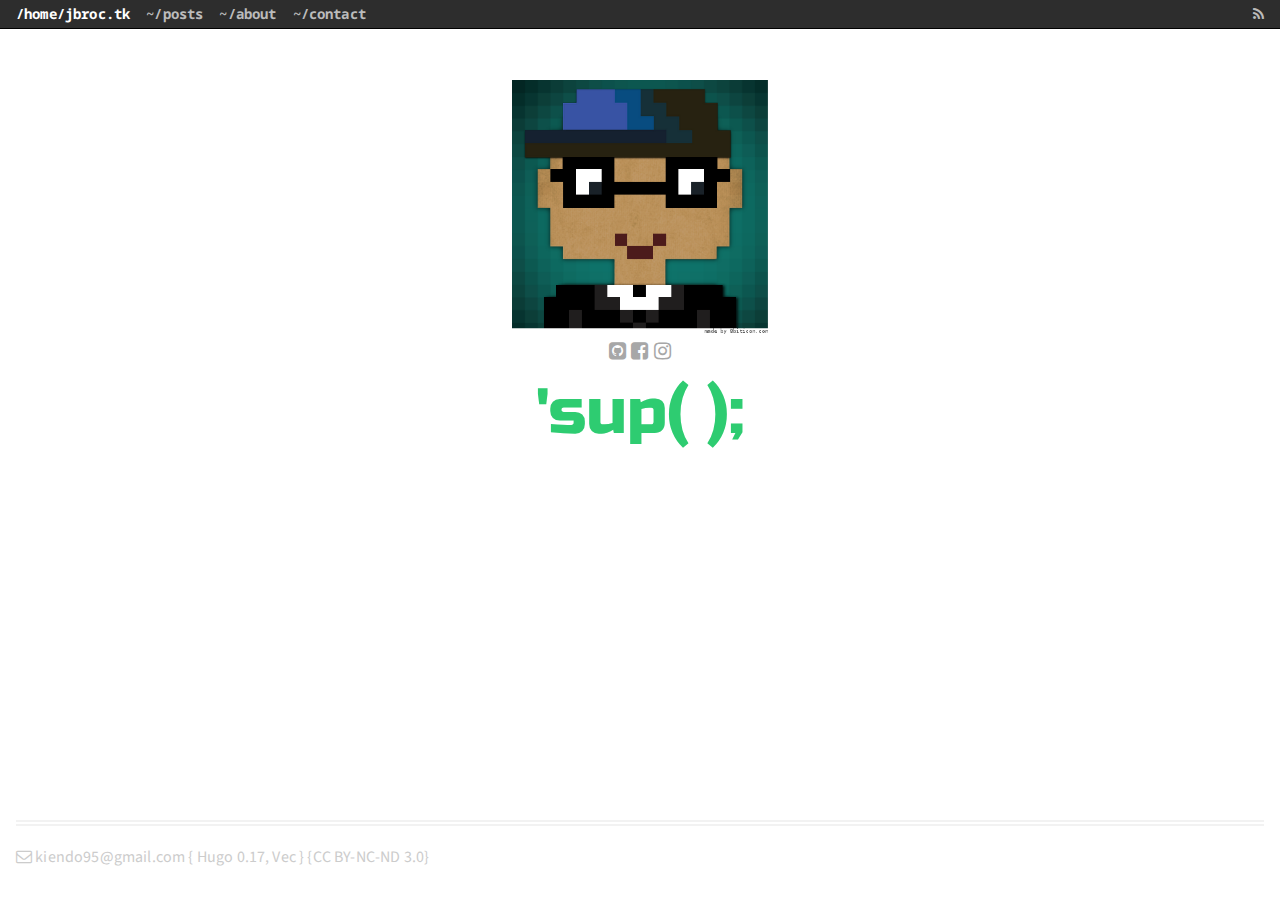
<file: index.html>
<!DOCTYPE html>
<html lang="en-us" xmlns="http://www.w3.org/1999/xhtml" 
   xmlns:fb="http://ogp.me/ns/fb#">
<head>
  <title> JBroc.tk </title>
  
  <meta name="keywords" content="key">
  <meta name="description" content="JBroc.tk - solid developer blog">
  
  <meta http-equiv="content-type" content="text/html; charset=utf-8">
<meta name="viewport" content="width=device-width, initial-scale=1.0, maximum-scale=1">
<meta name="generator" content="Hugo 0.17" />


<link rel="stylesheet" href="/css/vec.css">


<link rel="apple-touch-icon-precomposed" sizes="144x144" href="/apple-touch-icon-144-precomposed.png">
<link rel="shortcut icon" href="/favicon.ico">


<link href="/index.xml" rel="alternate" type="application/rss+xml" title="JBroc.tk" />

<script>
  (function(i,s,o,g,r,a,m){i['GoogleAnalyticsObject']=r;i[r]=i[r]||function(){
  (i[r].q=i[r].q||[]).push(arguments)},i[r].l=1*new Date();a=s.createElement(o),
  m=s.getElementsByTagName(o)[0];a.async=1;a.src=g;m.parentNode.insertBefore(a,m)
  })(window,document,'script','https://www.google-analytics.com/analytics.js','ga');

  ga('create', 'UA-81174920-2', 'auto');
  ga('send', 'pageview');

</script>

  <link rel="apple-touch-icon" sizes="180x180" href="/apple-touch-icon.png">
  <link rel="icon" type="image/png" href="/favicon-32x32.png" sizes="32x32">
  <link rel="icon" type="image/png" href="/favicon-16x16.png" sizes="16x16">
  <link rel="manifest" href="/manifest.json">
  <link rel="mask-icon" href="/safari-pinned-tab.svg" color="#5bbad5">
  <meta name="theme-color" content="#ffffff">

  <meta property="og:title" content="JBroc.tk" />
  <meta property="og:type" content="blog" />
  <meta property="og:url" content="/" />
  <meta property="og:description" content="JBroc.tk - solid developer blog" />

  <meta property="og:image" content="img/my8bit.png" />
    
</head>

<body>


  <div id="fb-root"></div>
<script>(function(d, s, id) {
  var js, fjs = d.getElementsByTagName(s)[0];
  if (d.getElementById(id)) return;
  js = d.createElement(s); js.id = id;
  js.src = "//connect.facebook.net/vi_VN/sdk.js#xfbml=1&version=v2.8&appId=1071432559635664";
  fjs.parentNode.insertBefore(js, fjs);
}(document, 'script', 'facebook-jssdk'));</script>

<header>
  <nav>
    <ul class="nav" id="myTopnav">
      
      
      <li class="pull-left current">
        <a href="/">/home/jbroc.tk</a>
      </li>
      
      
      <li class="pull-left ">
        <a href="/posts">~/posts</a>
      </li>
      
      
      <li class="pull-left ">
        <a href="/about">~/about</a>
      </li>
      
      
      <li class="pull-left ">
        <a href="/contact">~/contact</a>
      </li>
      

      <li class="icon">
        <a href="javascript:void(0);" onclick="myFunction()">&#9776;</a>
      </li>
      <li class="pull-right"><a href="/index.xml"><i class="fa fa-rss"></i></a></li>
    </ul>
  </nav>
</header>
  
  <section class="user-profile">
    <figure class="user-avatar">
      <img alt="avater" src="img/my8bit.png">
      <figcaption class="user-socials">
        
        <a href="https://github.com/kiendt07" title="GitHub"><i class="fa fa-github-square" aria-hidden="true"></i></a>
        

        
        <a href="https://facebook.com/kiendo.95" title="Facebook"><i class="fa fa-facebook-square" aria-hidden="true"></i></a>
        

        

        
        <a href="https://instagram.com/kienj__" title="Instagram"><i class="fa fa-instagram" aria-hidden="true"></i></a>
                
        
      </figcaption>
    </figure>
    <p class="user-motivation" style="color: #2ecc71;">&#39;sup( );</p>
  </section>
  
  <footer>
  <div class="footer-info">
    <p>
      <a href="mailto:kiendo95@gmail.com?subject="><i class="fa fa-envelope-o"></i> kiendo95@gmail.com </a>
      {
        <a href="https://gohugo.io/" title="Hugo :: A fast and modern static website engine">Hugo 0.17</a>,
        <a href="https://github.com/IvanChou/yii.im" title="vec">Vec</a> 
      }
      {<a href="http://creativecommons.org/licenses/by-nc-nd/3.0/" title="CC BY-NC-ND 3.0">CC BY-NC-ND 3.0</a>}
    </p>
  </div>
</footer>

<script type="text/javascript">
  function myFunction() {
    var x = document.getElementById("myTopnav");
    if (x.className === "nav") {
        x.className += " responsive";
    } else {
        x.className = "nav";
    }
}
</script>
  
<script>
(function(i,s,o,g,r,a,m){i['GoogleAnalyticsObject']=r;i[r]=i[r]||function(){
(i[r].q=i[r].q||[]).push(arguments)},i[r].l=1*new Date();a=s.createElement(o),
m=s.getElementsByTagName(o)[0];a.async=1;a.src=g;m.parentNode.insertBefore(a,m)
})(window,document,'script','//www.google-analytics.com/analytics.js','ga');

ga('create', 'UA-81174920-2', 'auto');
ga('send', 'pageview');

</script>



</body>
</html>
</file>
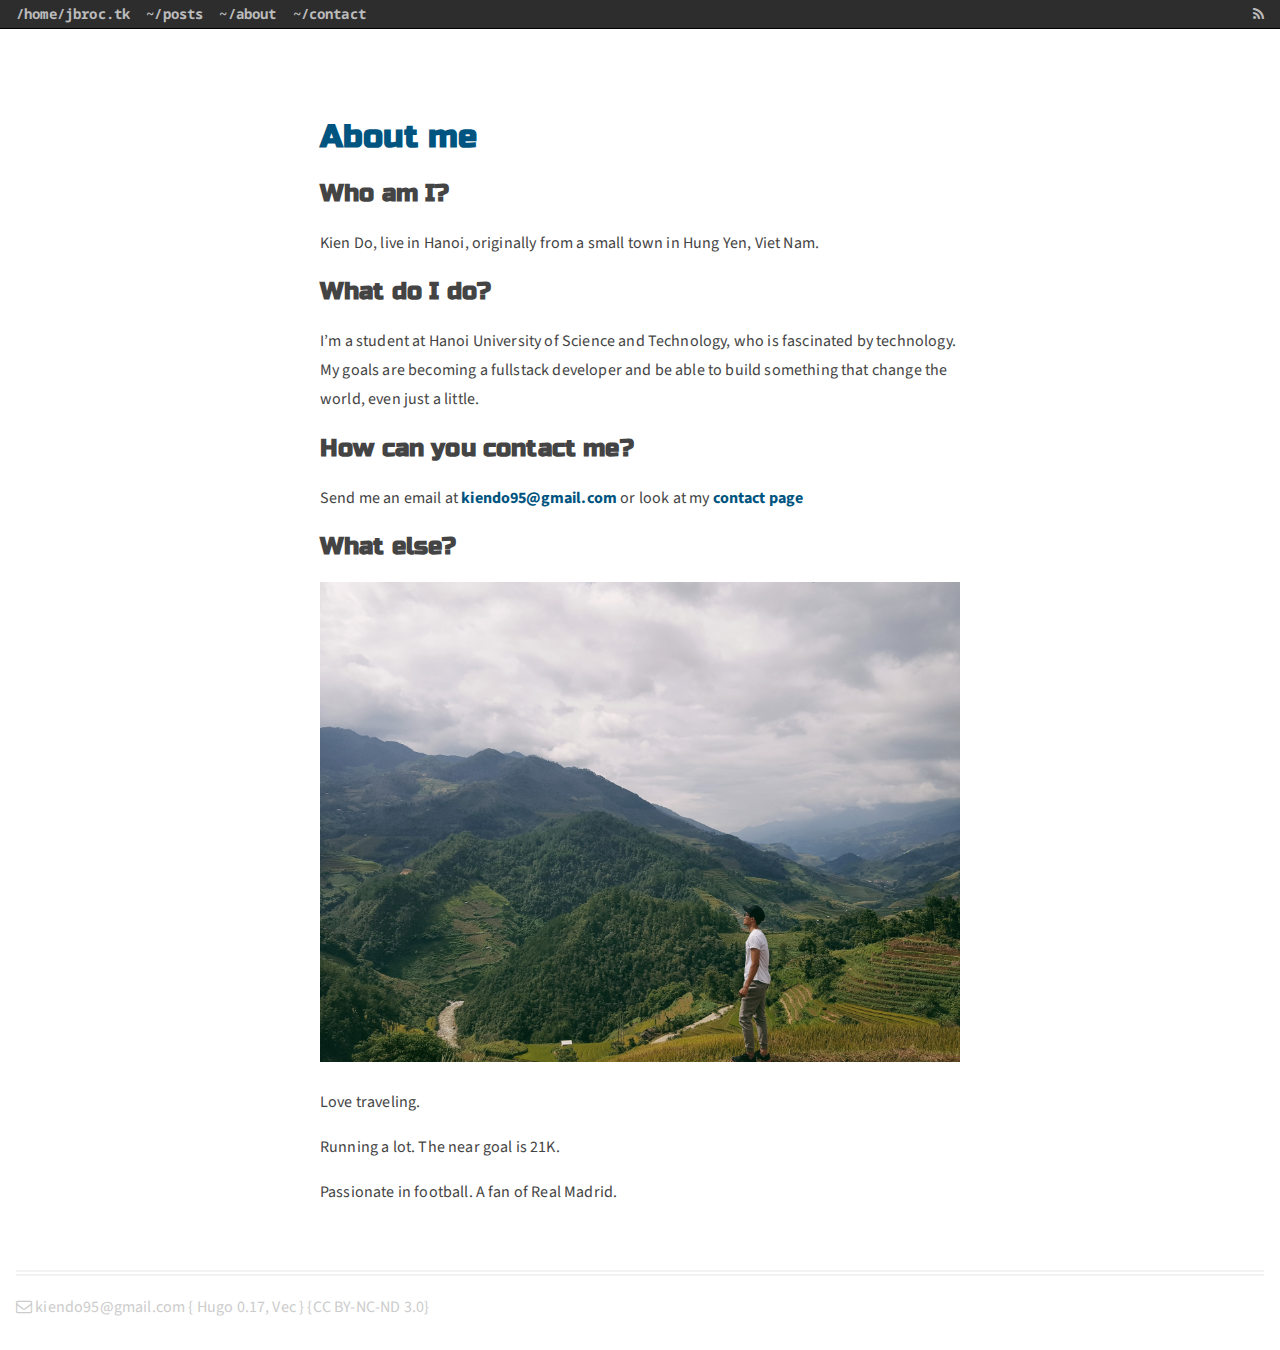
<file: about/index.html>
<!DOCTYPE html>
<html>

<head>
  <title> About me &middot; JBroc.tk </title>

  <meta http-equiv="content-type" content="text/html; charset=utf-8">
<meta name="viewport" content="width=device-width, initial-scale=1.0, maximum-scale=1">
<meta name="generator" content="Hugo 0.17" />


<link rel="stylesheet" href="/css/vec.css">


<link rel="apple-touch-icon-precomposed" sizes="144x144" href="/apple-touch-icon-144-precomposed.png">
<link rel="shortcut icon" href="/favicon.ico">


<link href="" rel="alternate" type="application/rss+xml" title="JBroc.tk" />

<script>
  (function(i,s,o,g,r,a,m){i['GoogleAnalyticsObject']=r;i[r]=i[r]||function(){
  (i[r].q=i[r].q||[]).push(arguments)},i[r].l=1*new Date();a=s.createElement(o),
  m=s.getElementsByTagName(o)[0];a.async=1;a.src=g;m.parentNode.insertBefore(a,m)
  })(window,document,'script','https://www.google-analytics.com/analytics.js','ga');

  ga('create', 'UA-81174920-2', 'auto');
  ga('send', 'pageview');

</script>
</head>

<body>
  <div id="fb-root"></div>
<script>(function(d, s, id) {
  var js, fjs = d.getElementsByTagName(s)[0];
  if (d.getElementById(id)) return;
  js = d.createElement(s); js.id = id;
  js.src = "//connect.facebook.net/vi_VN/sdk.js#xfbml=1&version=v2.8&appId=1071432559635664";
  fjs.parentNode.insertBefore(js, fjs);
}(document, 'script', 'facebook-jssdk'));</script>

<header>
  <nav>
    <ul class="nav" id="myTopnav">
      
      
      <li class="pull-left ">
        <a href="/">/home/jbroc.tk</a>
      </li>
      
      
      <li class="pull-left ">
        <a href="/posts">~/posts</a>
      </li>
      
      
      <li class="pull-left ">
        <a href="/about">~/about</a>
      </li>
      
      
      <li class="pull-left ">
        <a href="/contact">~/contact</a>
      </li>
      

      <li class="icon">
        <a href="javascript:void(0);" onclick="myFunction()">&#9776;</a>
      </li>
      <li class="pull-right"><a href=""><i class="fa fa-rss"></i></a></li>
    </ul>
  </nav>
</header>

  <div class="content">
    <section class="post">
      <h1 class="post-title"><a href="/about/">About me</a></h1>
      <div class="post-content">
        

<h2 id="who-am-i">Who am I?</h2>

<p>Kien Do, live in Hanoi, originally from a small town in Hung Yen, Viet Nam.</p>

<h2 id="what-do-i-do">What do I do?</h2>

<p>I&rsquo;m a student at Hanoi University of Science and Technology, who is fascinated by technology.
My goals are becoming a fullstack developer and be able to build something that change the world,
even just a little.</p>

<h2 id="how-can-you-contact-me">How can you contact me?</h2>

<p>Send me an email at <strong><a href="mailto:kiendo95@gmail.com">kiendo95@gmail.com</a></strong> or look at my <strong><a href="/contact">contact page</a></strong></p>

<h2 id="what-else">What else?</h2>

<p><img src="/img/mu-cang-chai.jpg"></p>

<p>Love traveling.</p>

<p>Running a lot. The near goal is 21K.</p>

<p>Passionate in football. A fan of Real Madrid.</p>

      </div>

      

    </section>
  </div>

    
  <footer>
  <div class="footer-info">
    <p>
      <a href="mailto:kiendo95@gmail.com?subject="><i class="fa fa-envelope-o"></i> kiendo95@gmail.com </a>
      {
        <a href="https://gohugo.io/" title="Hugo :: A fast and modern static website engine">Hugo 0.17</a>,
        <a href="https://github.com/IvanChou/yii.im" title="vec">Vec</a> 
      }
      {<a href="http://creativecommons.org/licenses/by-nc-nd/3.0/" title="CC BY-NC-ND 3.0">CC BY-NC-ND 3.0</a>}
    </p>
  </div>
</footer>

<script type="text/javascript">
  function myFunction() {
    var x = document.getElementById("myTopnav");
    if (x.className === "nav") {
        x.className += " responsive";
    } else {
        x.className = "nav";
    }
}
</script>

  
<script>
(function(i,s,o,g,r,a,m){i['GoogleAnalyticsObject']=r;i[r]=i[r]||function(){
(i[r].q=i[r].q||[]).push(arguments)},i[r].l=1*new Date();a=s.createElement(o),
m=s.getElementsByTagName(o)[0];a.async=1;a.src=g;m.parentNode.insertBefore(a,m)
})(window,document,'script','//www.google-analytics.com/analytics.js','ga');

ga('create', 'UA-81174920-2', 'auto');
ga('send', 'pageview');

</script>



</body>

</html>
</file>
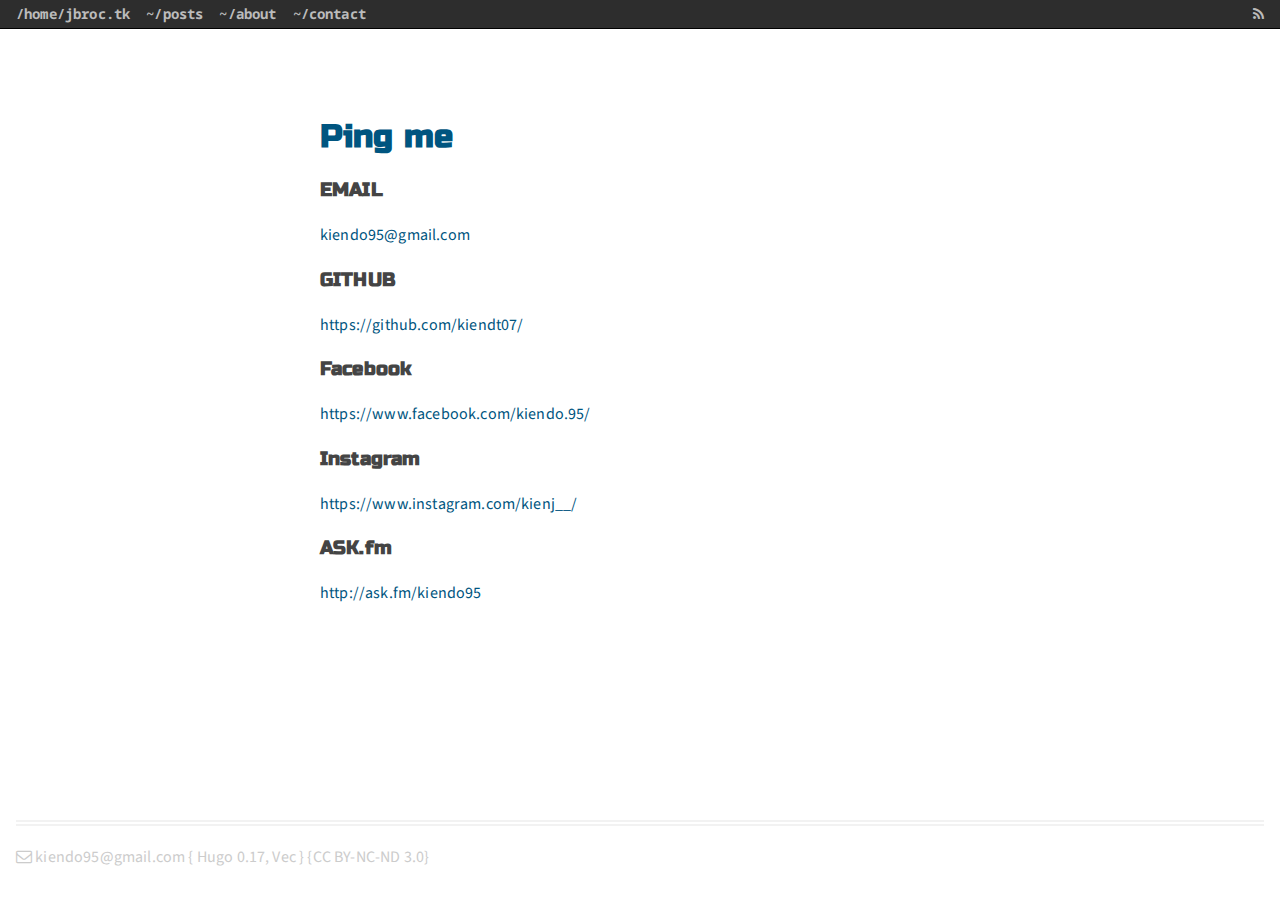
<file: contact/index.html>
<!DOCTYPE html>
<html>

<head>
  <title> Ping me &middot; JBroc.tk </title>

  <meta http-equiv="content-type" content="text/html; charset=utf-8">
<meta name="viewport" content="width=device-width, initial-scale=1.0, maximum-scale=1">
<meta name="generator" content="Hugo 0.17" />


<link rel="stylesheet" href="/css/vec.css">


<link rel="apple-touch-icon-precomposed" sizes="144x144" href="/apple-touch-icon-144-precomposed.png">
<link rel="shortcut icon" href="/favicon.ico">


<link href="" rel="alternate" type="application/rss+xml" title="JBroc.tk" />

<script>
  (function(i,s,o,g,r,a,m){i['GoogleAnalyticsObject']=r;i[r]=i[r]||function(){
  (i[r].q=i[r].q||[]).push(arguments)},i[r].l=1*new Date();a=s.createElement(o),
  m=s.getElementsByTagName(o)[0];a.async=1;a.src=g;m.parentNode.insertBefore(a,m)
  })(window,document,'script','https://www.google-analytics.com/analytics.js','ga');

  ga('create', 'UA-81174920-2', 'auto');
  ga('send', 'pageview');

</script>
</head>

<body>
  <div id="fb-root"></div>
<script>(function(d, s, id) {
  var js, fjs = d.getElementsByTagName(s)[0];
  if (d.getElementById(id)) return;
  js = d.createElement(s); js.id = id;
  js.src = "//connect.facebook.net/vi_VN/sdk.js#xfbml=1&version=v2.8&appId=1071432559635664";
  fjs.parentNode.insertBefore(js, fjs);
}(document, 'script', 'facebook-jssdk'));</script>

<header>
  <nav>
    <ul class="nav" id="myTopnav">
      
      
      <li class="pull-left ">
        <a href="/">/home/jbroc.tk</a>
      </li>
      
      
      <li class="pull-left ">
        <a href="/posts">~/posts</a>
      </li>
      
      
      <li class="pull-left ">
        <a href="/about">~/about</a>
      </li>
      
      
      <li class="pull-left ">
        <a href="/contact">~/contact</a>
      </li>
      

      <li class="icon">
        <a href="javascript:void(0);" onclick="myFunction()">&#9776;</a>
      </li>
      <li class="pull-right"><a href=""><i class="fa fa-rss"></i></a></li>
    </ul>
  </nav>
</header>

  <div class="content">
    <section class="post">
      <h1 class="post-title"><a href="/contact/">Ping me</a></h1>
      <div class="post-content">
        

<h3 id="email">EMAIL</h3>

<p><a href="mailto:kiendo95@gmail.com">kiendo95@gmail.com</a></p>

<h3 id="github">GITHUB</h3>

<p><a href="https://github.com/kiendt07/">https://github.com/kiendt07/</a></p>

<h3 id="facebook">Facebook</h3>

<p><a href="https://www.facebook.com/kiendo.95/">https://www.facebook.com/kiendo.95/</a></p>

<h3 id="instagram">Instagram</h3>

<p><a href="https://www.instagram.com/kienj__/">https://www.instagram.com/kienj__/</a></p>

<h3 id="ask-fm">ASK.fm</h3>

<p><a href="http://ask.fm/kiendo95">http://ask.fm/kiendo95</a></p>

      </div>

      

    </section>
  </div>

    
  <footer>
  <div class="footer-info">
    <p>
      <a href="mailto:kiendo95@gmail.com?subject="><i class="fa fa-envelope-o"></i> kiendo95@gmail.com </a>
      {
        <a href="https://gohugo.io/" title="Hugo :: A fast and modern static website engine">Hugo 0.17</a>,
        <a href="https://github.com/IvanChou/yii.im" title="vec">Vec</a> 
      }
      {<a href="http://creativecommons.org/licenses/by-nc-nd/3.0/" title="CC BY-NC-ND 3.0">CC BY-NC-ND 3.0</a>}
    </p>
  </div>
</footer>

<script type="text/javascript">
  function myFunction() {
    var x = document.getElementById("myTopnav");
    if (x.className === "nav") {
        x.className += " responsive";
    } else {
        x.className = "nav";
    }
}
</script>

  
<script>
(function(i,s,o,g,r,a,m){i['GoogleAnalyticsObject']=r;i[r]=i[r]||function(){
(i[r].q=i[r].q||[]).push(arguments)},i[r].l=1*new Date();a=s.createElement(o),
m=s.getElementsByTagName(o)[0];a.async=1;a.src=g;m.parentNode.insertBefore(a,m)
})(window,document,'script','//www.google-analytics.com/analytics.js','ga');

ga('create', 'UA-81174920-2', 'auto');
ga('send', 'pageview');

</script>



</body>

</html>
</file>
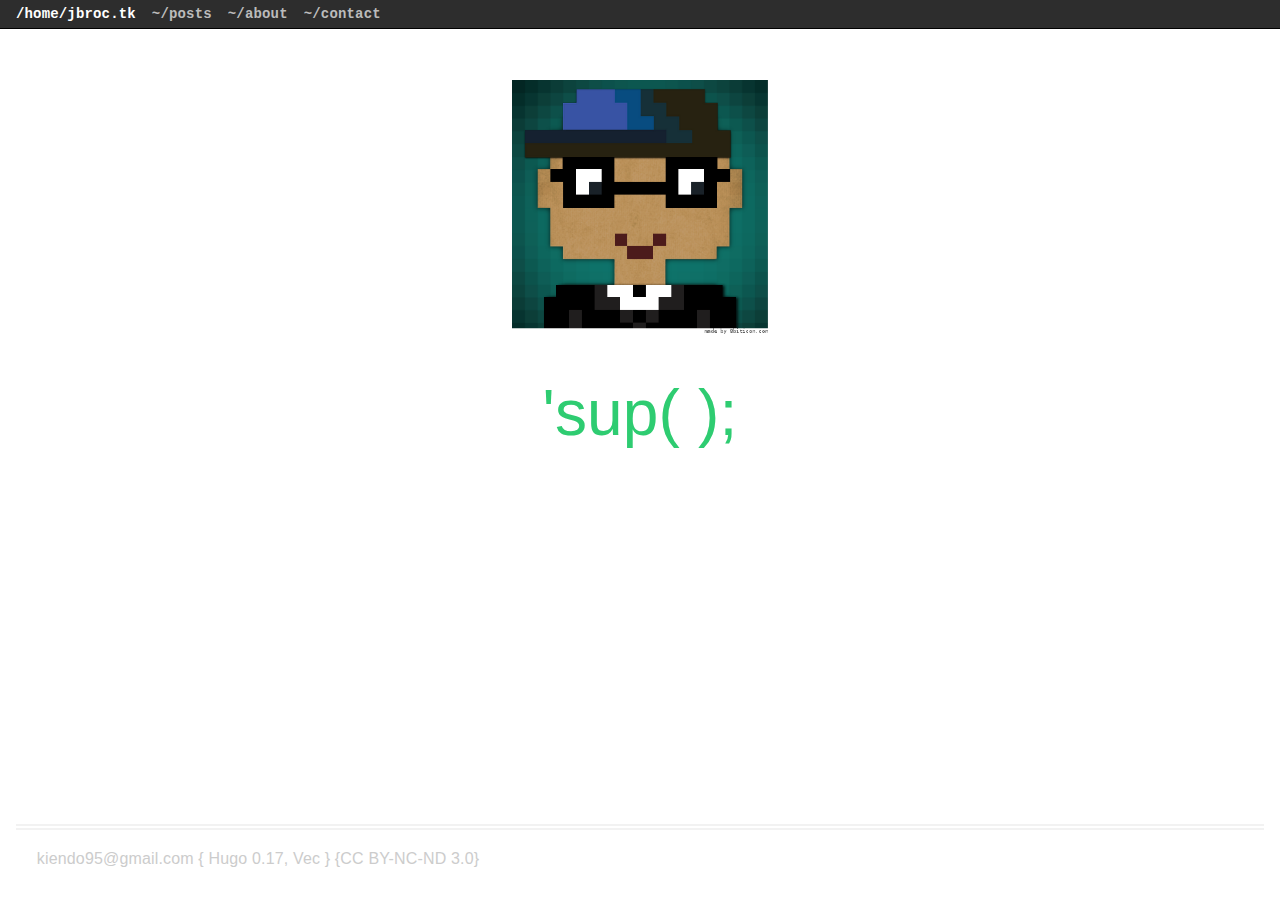
<file: page/1/index.html>
<!DOCTYPE html><html><head><title>/</title><link rel="canonical" href="/"/><meta http-equiv="content-type" content="text/html; charset=utf-8" /><meta http-equiv="refresh" content="0; url=/" /></head></html>
</file>
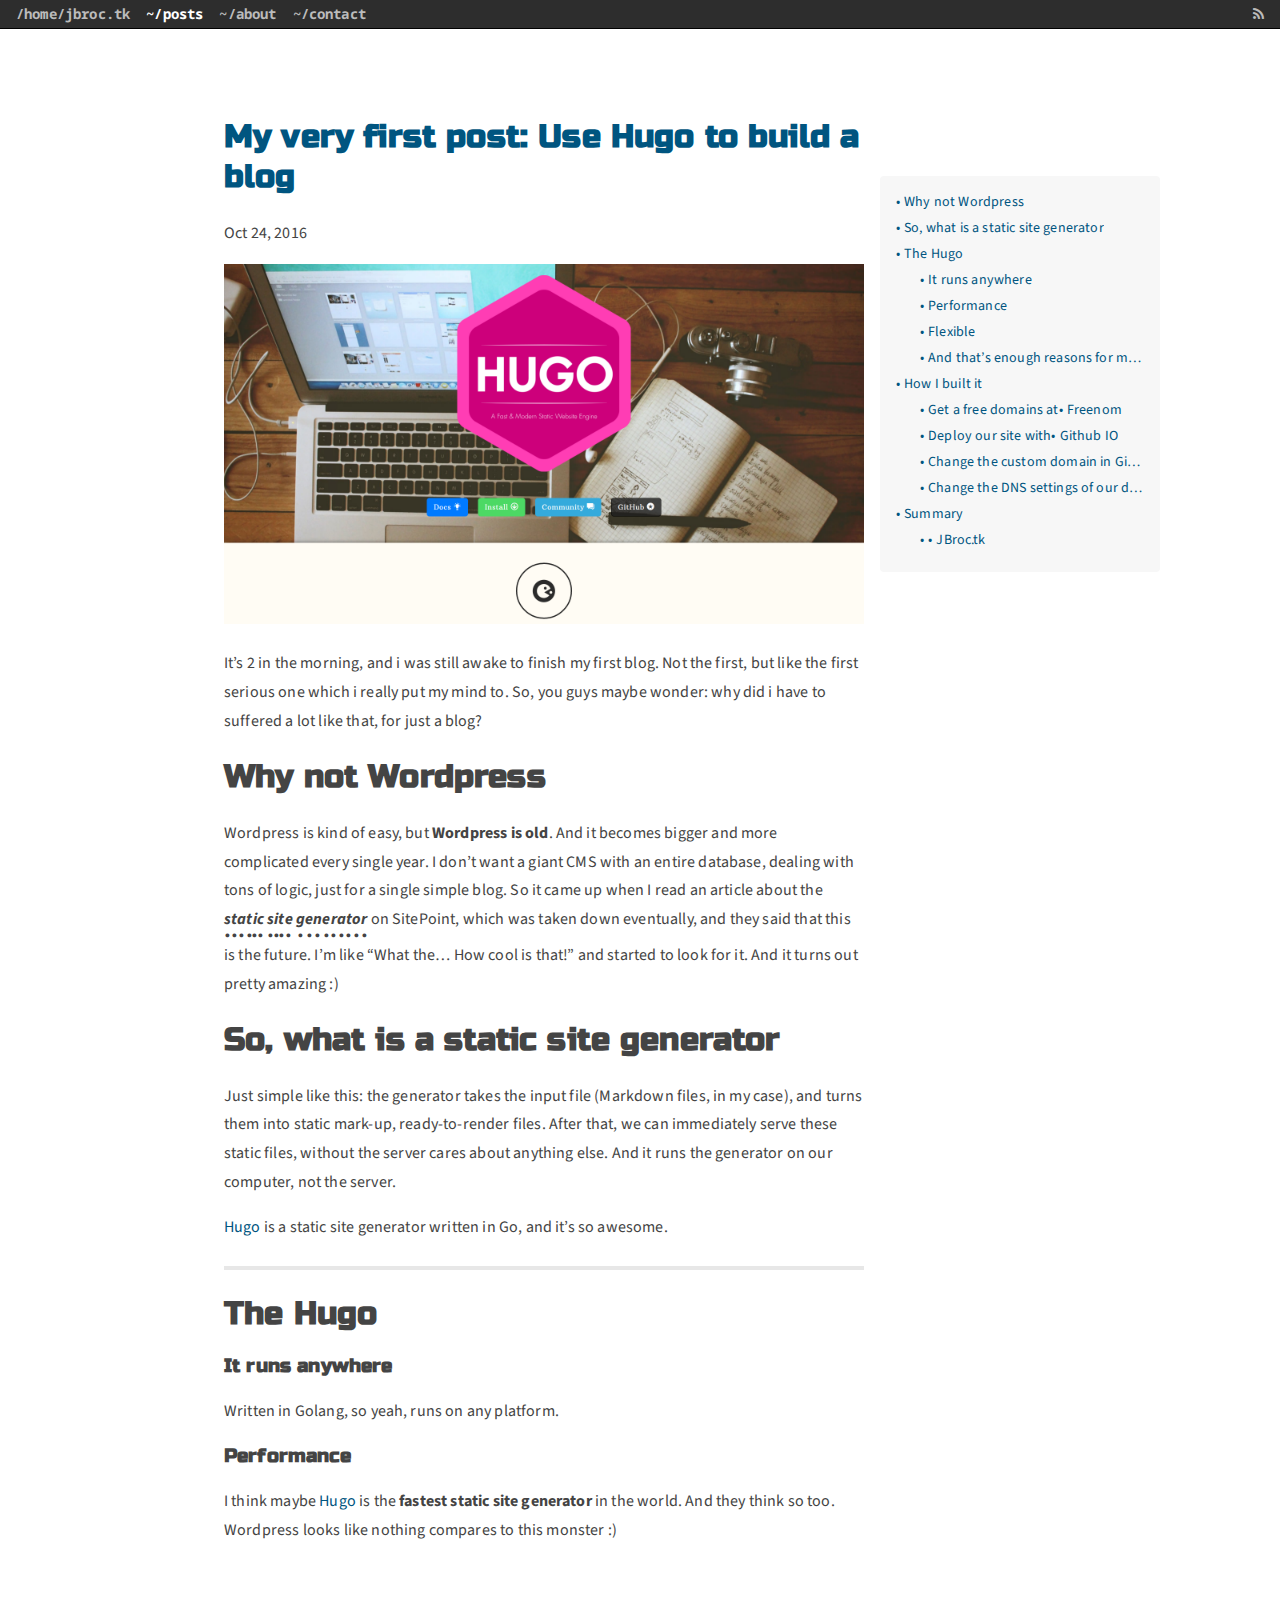
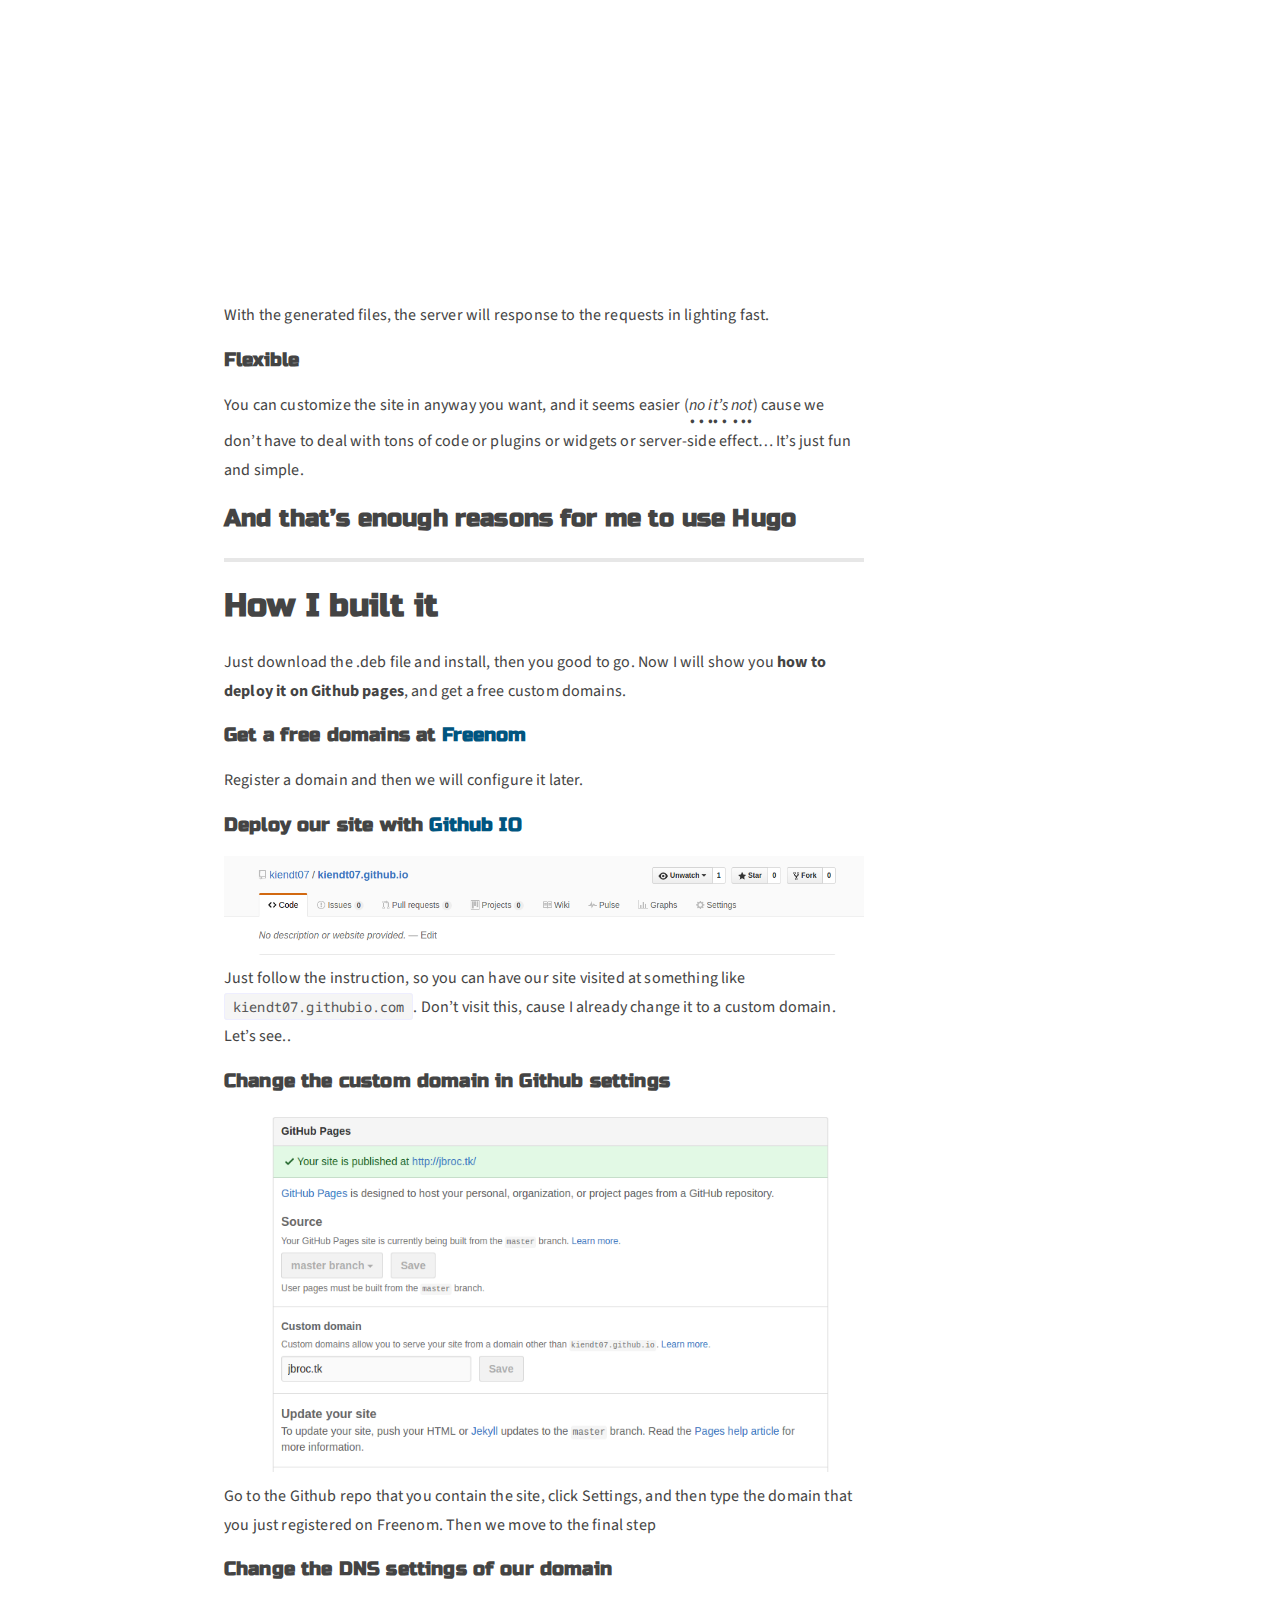
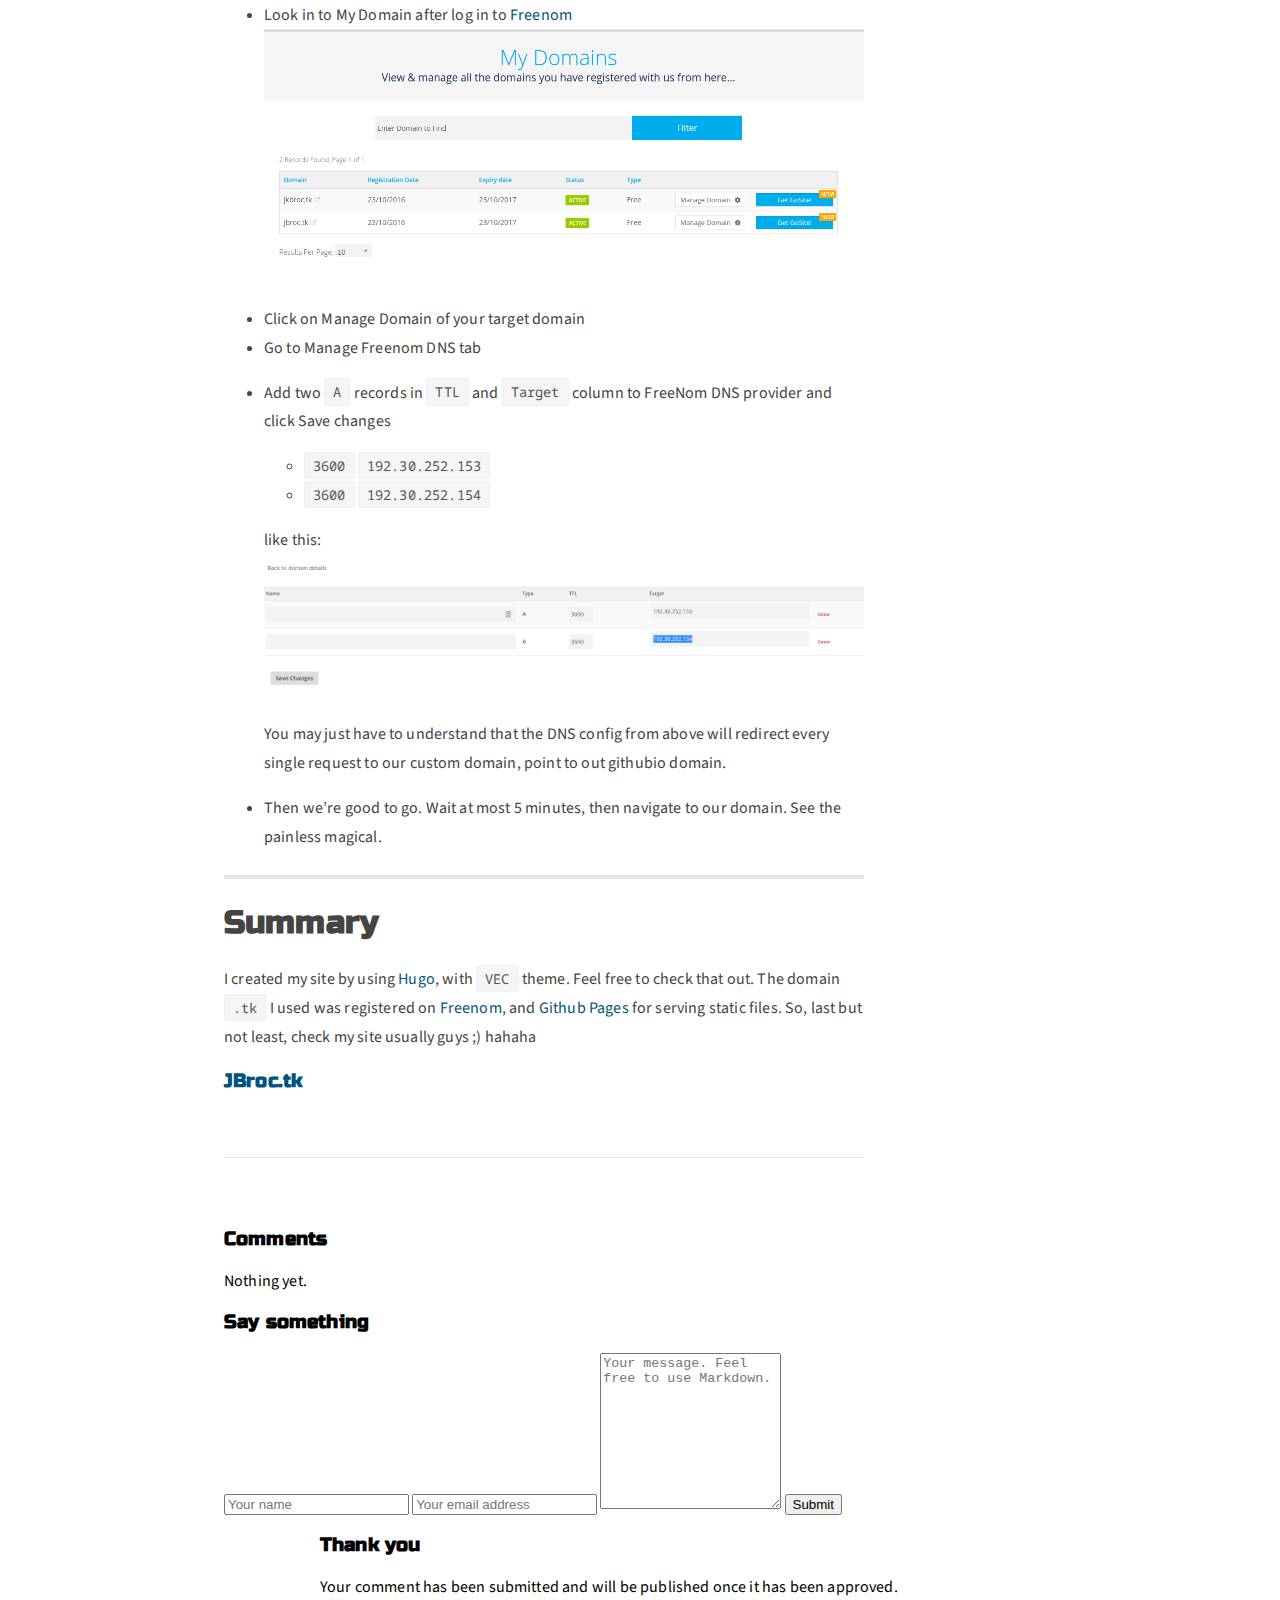
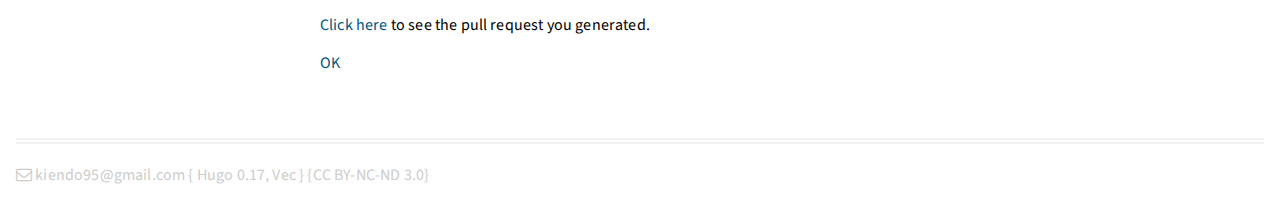
<file: posts/use-hugo-for-blogging/index.html>
<!DOCTYPE html>
<html>

<head>
  <title> My very first post: Use Hugo to build a blog &middot; JBroc.tk </title>

  <meta http-equiv="content-type" content="text/html; charset=utf-8">
<meta name="viewport" content="width=device-width, initial-scale=1.0, maximum-scale=1">
<meta name="generator" content="Hugo 0.17" />


<link rel="stylesheet" href="/css/vec.css">


<link rel="apple-touch-icon-precomposed" sizes="144x144" href="/apple-touch-icon-144-precomposed.png">
<link rel="shortcut icon" href="/favicon.ico">


<link href="" rel="alternate" type="application/rss+xml" title="JBroc.tk" />

<script>
  (function(i,s,o,g,r,a,m){i['GoogleAnalyticsObject']=r;i[r]=i[r]||function(){
  (i[r].q=i[r].q||[]).push(arguments)},i[r].l=1*new Date();a=s.createElement(o),
  m=s.getElementsByTagName(o)[0];a.async=1;a.src=g;m.parentNode.insertBefore(a,m)
  })(window,document,'script','https://www.google-analytics.com/analytics.js','ga');

  ga('create', 'UA-81174920-2', 'auto');
  ga('send', 'pageview');

</script>

  <meta property="og:title" content="My very first post: Use Hugo to build a blog" />
  <meta property="og:type" content="blog" />
  <meta property="og:url" content="/posts/use-hugo-for-blogging/" />
  <meta property="og:image" content="//img/featured/hugo.jpg" />

</head>

<body>
  <div id="fb-root"></div>
<script>(function(d, s, id) {
  var js, fjs = d.getElementsByTagName(s)[0];
  if (d.getElementById(id)) return;
  js = d.createElement(s); js.id = id;
  js.src = "//connect.facebook.net/vi_VN/sdk.js#xfbml=1&version=v2.8&appId=1071432559635664";
  fjs.parentNode.insertBefore(js, fjs);
}(document, 'script', 'facebook-jssdk'));</script>

<header>
  <nav>
    <ul class="nav" id="myTopnav">
      
      
      <li class="pull-left ">
        <a href="/">/home/jbroc.tk</a>
      </li>
      
      
      <li class="pull-left current">
        <a href="/posts">~/posts</a>
      </li>
      
      
      <li class="pull-left ">
        <a href="/about">~/about</a>
      </li>
      
      
      <li class="pull-left ">
        <a href="/contact">~/contact</a>
      </li>
      

      <li class="icon">
        <a href="javascript:void(0);" onclick="myFunction()">&#9776;</a>
      </li>
      <li class="pull-right"><a href=""><i class="fa fa-rss"></i></a></li>
    </ul>
  </nav>
</header>

  <div class="content">
    <nav id="TableOfContents">
<ul>
<li><a href="#why-not-wordpress">Why not Wordpress</a></li>
<li><a href="#so-what-is-a-static-site-generator">So, what is a static site generator</a></li>
<li><a href="#the-hugo">The Hugo</a>
<ul>
<li>
<ul>
<li><a href="#it-runs-anywhere">It runs anywhere</a></li>
<li><a href="#performance">Performance</a></li>
<li><a href="#flexible">Flexible</a></li>
</ul></li>
<li><a href="#and-that-s-enough-reasons-for-me-to-use-hugo">And that&rsquo;s enough reasons for me to use Hugo</a></li>
</ul></li>
<li><a href="#how-i-built-it">How I built it</a>
<ul>
<li>
<ul>
<li><a href="#get-a-free-domains-at-a-href-http-freenom-com-target-blank-freenom-a">Get a free domains at <a href="http://freenom.com" target="_blank">Freenom</a></a></li>
<li><a href="#deploy-our-site-with-a-href-https-pages-github-com-target-blank-github-io-a">Deploy our site with <a href="https://pages.github.com/" target="_blank">Github IO</a></a></li>
<li><a href="#change-the-custom-domain-in-github-settings">Change the custom domain in Github settings</a></li>
<li><a href="#change-the-dns-settings-of-our-domain">Change the DNS settings of our domain</a></li>
</ul></li>
</ul></li>
<li><a href="#summary">Summary</a>
<ul>
<li>
<ul>
<li><a href="#jbroc-tk-http-jbroc-tk"><a href="http://jbroc.tk">JBroc.tk</a></a></li>
</ul></li>
</ul></li>
</ul>
</nav>

    <section class="post">
      <div class="fb-save" data-uri="/posts/use-hugo-for-blogging/" data-size="large"></div>
      <h1 class="post-title"><a href="/posts/use-hugo-for-blogging/">My very first post: Use Hugo to build a blog</a>
      </h1>
      <span class="post-date">Oct 24, 2016 </span>
      <div class="post-content">
        

<p><img src="/img/hugo.png" alt="Hugo" /></p>

<p>It&rsquo;s 2 in the morning, and i was still awake to finish my first blog. Not the first, but like the first serious one which i really put my mind to. So, you guys maybe wonder: why did i have to suffered a lot like that, for just a blog?</p>

<h1 id="why-not-wordpress">Why not Wordpress</h1>

<p>Wordpress is kind of easy, but <strong>Wordpress is old</strong>. And it becomes bigger and more complicated every single year. I don&rsquo;t want a giant CMS with an entire database, dealing with tons of logic, just for a single simple blog.
So it came up when I read an article about the <strong><em>static site generator</em></strong> on SitePoint, which was taken down eventually, and they said that this is the future. I&rsquo;m like &ldquo;What the&hellip; How cool is that!&rdquo; and started to look for it. And it turns out pretty amazing :)</p>

<h1 id="so-what-is-a-static-site-generator">So, what is a static site generator</h1>

<p>Just simple like this: the generator takes the input file (Markdown files, in my case), and turns them into static mark-up, ready-to-render files. After that, we can immediately serve these static files, without the server cares about anything else. And it runs the generator on our computer, not the server.</p>

<p><a href="https://gohugo.io/">Hugo</a> is a static site generator written in Go, and it&rsquo;s so awesome.</p>

<hr />

<h1 id="the-hugo">The Hugo</h1>

<h3 id="it-runs-anywhere">It runs anywhere</h3>

<p>Written in Golang, so yeah, runs on any platform.</p>

<h3 id="performance">Performance</h3>

<p>I think maybe <a href="https://gohugo.io/">Hugo</a> is the <strong>fastest static site generator</strong> in the world. And they think so too. Wordpress looks like nothing compares to this monster :)</p>

<iframe width="100%" height="315" src="https://www.youtube.com/embed/CdiDYZ51a2o" frameborder="0" allowfullscreen></iframe>

<p>With the generated files, the server will response to the requests in lighting fast.</p>

<h3 id="flexible">Flexible</h3>

<p>You can customize the site in anyway you want, and it seems easier (<em>no it&rsquo;s not</em>) cause we don&rsquo;t have to deal with tons of code or plugins or widgets or server-side effect&hellip; It&rsquo;s just fun and simple.</p>

<h2 id="and-that-s-enough-reasons-for-me-to-use-hugo">And that&rsquo;s enough reasons for me to use Hugo</h2>

<hr />

<h1 id="how-i-built-it">How I built it</h1>

<p>Just download the .deb file and install, then you good to go. Now I will show you <strong>how to deploy it on Github pages</strong>, and get a free custom domains.</p>

<h3 id="get-a-free-domains-at-a-href-http-freenom-com-target-blank-freenom-a">Get a free domains at <a href="http://freenom.com" target="_blank">Freenom</a></h3>

<p>Register a domain and then we will configure it later.</p>

<h3 id="deploy-our-site-with-a-href-https-pages-github-com-target-blank-github-io-a">Deploy our site with <a href="https://pages.github.com/" target="_blank">Github IO</a></h3>

<p><img src="/img/githubio.png" alt="My githubio page" />
Just follow the instruction, so you can have our site visited at something like <code>kiendt07.githubio.com</code>. Don&rsquo;t visit this, cause I already change it to a custom domain. Let&rsquo;s see..</p>

<h3 id="change-the-custom-domain-in-github-settings">Change the custom domain in Github settings</h3>

<p><img src="/img/custom_domain_github.png" alt="Change to custome domain" />
Go to the Github repo that you contain the site, click Settings, and then type the domain that you just registered on Freenom. Then we move to the final step</p>

<h3 id="change-the-dns-settings-of-our-domain">Change the DNS settings of our domain</h3>

<ul>
<li>Look in to My Domain after log in to <a href="http://freenom.com">Freenom</a>
<img src="/img/my-domains.png" alt="My Domains" /></li>
<li>Click on Manage Domain of your target domain</li>
<li>Go to Manage Freenom DNS tab</li>

<li><p>Add two <code>A</code> records in <code>TTL</code> and <code>Target</code> column to FreeNom DNS provider and click Save changes</p>

<ul>
<li><code>3600</code> <code>192.30.252.153</code></li>
<li><code>3600</code> <code>192.30.252.154</code></li>
</ul>

<p>like this:
<img src="/img/dns-records.png" alt="DNS records" /></p>

<p>You may just have to understand that the DNS config from above will redirect every single request to our custom domain, point to out githubio domain.</p></li>

<li><p>Then we&rsquo;re good to go. Wait at most 5 minutes, then navigate to our domain. See the painless magical.</p></li>
</ul>

<hr />

<h1 id="summary">Summary</h1>

<p>I created my site by using <a href="http://gohugo.io">Hugo</a>, with <code>VEC</code> theme. Feel free to check that out.
The domain <code>.tk</code> I used was registered on <a href="http://freenom.com">Freenom</a>, and <a href="https://pages.github.com">Github Pages</a> for serving static files.
So, last but not least, check my site usually guys ;)  hahaha</p>

<h3 id="jbroc-tk-http-jbroc-tk"><a href="http://jbroc.tk">JBroc.tk</a></h3>

      </div>
    </section>

    <section class="pagination clearfix">
      
      
    </section>

    <section class="post-comments">
  <h3>Comments</h3>

  
  
  

  
    
  

  
    <p>Nothing yet.</p>
  

  <h3>Say something</h3>

  <form class="post-new-comment" method="POST" action="https://api.staticman.net/v2/entry/kiendt07/jbroc.tk/master/comments">
  
    <input type="hidden" name="options[redirect]" value="/posts/use-hugo-for-blogging/#comment-submitted">
    <input type="hidden" name="options[entryId]" value="0e860a413fabc2b9cc5222b32c44ecd1">
    <input name="fields[name]" type="text" class="post-comment-field" placeholder="Your name">
    <input name="fields[email]" type="email" class="post-comment-field" placeholder="Your email address">
    <textarea name="fields[body]" class="post-comment-field" placeholder="Your message. Feel free to use Markdown." rows="10"></textarea>
    <input type="submit" class="post-comment-field btn" value="Submit">
  </form>
</section>

<div id="comment-submitted" class="dialog">
<h3>Thank you</h3>
  <p>Your comment has been submitted and will be published once it has been approved.</p>
  <p><a href="https://github.com/eduardoboucas/hugo-plus-staticman/pulls">Click here</a> to see the pull request you generated.</p>

  <p><a href="#" class="btn">OK</a></p>
</div>

  </div>

  <footer>
  <div class="footer-info">
    <p>
      <a href="mailto:kiendo95@gmail.com?subject="><i class="fa fa-envelope-o"></i> kiendo95@gmail.com </a>
      {
        <a href="https://gohugo.io/" title="Hugo :: A fast and modern static website engine">Hugo 0.17</a>,
        <a href="https://github.com/IvanChou/yii.im" title="vec">Vec</a> 
      }
      {<a href="http://creativecommons.org/licenses/by-nc-nd/3.0/" title="CC BY-NC-ND 3.0">CC BY-NC-ND 3.0</a>}
    </p>
  </div>
</footer>

<script type="text/javascript">
  function myFunction() {
    var x = document.getElementById("myTopnav");
    if (x.className === "nav") {
        x.className += " responsive";
    } else {
        x.className = "nav";
    }
}
</script>

  <script src="/js/highlight.min.js"></script>
  <script>
    hljs.initHighlightingOnLoad();
  </script>
  
<script>
(function(i,s,o,g,r,a,m){i['GoogleAnalyticsObject']=r;i[r]=i[r]||function(){
(i[r].q=i[r].q||[]).push(arguments)},i[r].l=1*new Date();a=s.createElement(o),
m=s.getElementsByTagName(o)[0];a.async=1;a.src=g;m.parentNode.insertBefore(a,m)
})(window,document,'script','//www.google-analytics.com/analytics.js','ga');

ga('create', 'UA-81174920-2', 'auto');
ga('send', 'pageview');

</script>


</body>

</html>
</file>
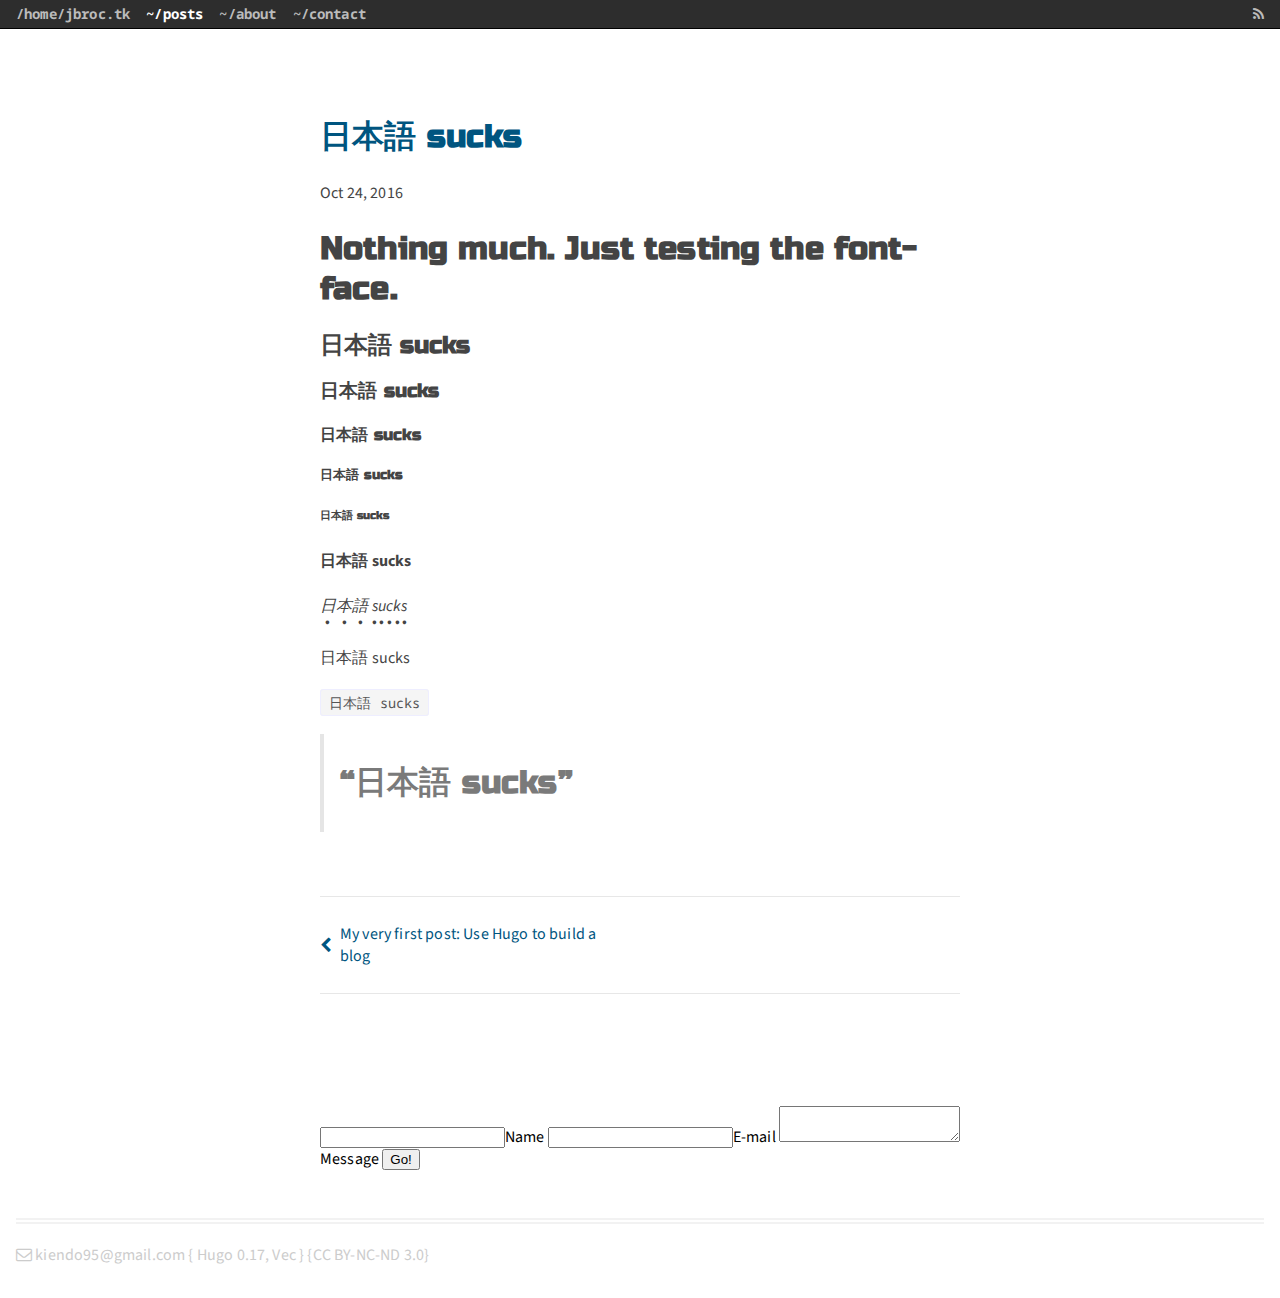
<file: posts/日本語-sucks/index.html>
<!DOCTYPE html>
<html>

<head>
  <title> 日本語 sucks &middot; JBroc.tk </title>
  
  <meta http-equiv="content-type" content="text/html; charset=utf-8">
<meta name="viewport" content="width=device-width, initial-scale=1.0, maximum-scale=1">
<meta name="generator" content="Hugo 0.17" />


<link rel="stylesheet" href="/css/vec.css">


<link rel="apple-touch-icon-precomposed" sizes="144x144" href="/apple-touch-icon-144-precomposed.png">
<link rel="shortcut icon" href="/favicon.ico">


<link href="" rel="alternate" type="application/rss+xml" title="JBroc.tk" />

<script>
  (function(i,s,o,g,r,a,m){i['GoogleAnalyticsObject']=r;i[r]=i[r]||function(){
  (i[r].q=i[r].q||[]).push(arguments)},i[r].l=1*new Date();a=s.createElement(o),
  m=s.getElementsByTagName(o)[0];a.async=1;a.src=g;m.parentNode.insertBefore(a,m)
  })(window,document,'script','https://www.google-analytics.com/analytics.js','ga');

  ga('create', 'UA-81174920-2', 'auto');
  ga('send', 'pageview');

</script>
  
  <meta property="og:title" content="日本語 sucks" />
  <meta property="og:type" content="blog" />
  <meta property="og:url" content="/posts/%E6%97%A5%E6%9C%AC%E8%AA%9E-sucks/" />
  <meta property="og:image" content="//" />

</head>

<body>
  <div id="fb-root"></div>
<script>(function(d, s, id) {
  var js, fjs = d.getElementsByTagName(s)[0];
  if (d.getElementById(id)) return;
  js = d.createElement(s); js.id = id;
  js.src = "//connect.facebook.net/vi_VN/sdk.js#xfbml=1&version=v2.8&appId=1071432559635664";
  fjs.parentNode.insertBefore(js, fjs);
}(document, 'script', 'facebook-jssdk'));</script>

<header>
  <nav>
    <ul class="nav" id="myTopnav">
      
      
      <li class="pull-left ">
        <a href="/">/home/jbroc.tk</a>
      </li>
      
      
      <li class="pull-left current">
        <a href="/posts">~/posts</a>
      </li>
      
      
      <li class="pull-left ">
        <a href="/about">~/about</a>
      </li>
      
      
      <li class="pull-left ">
        <a href="/contact">~/contact</a>
      </li>
      

      <li class="icon">
        <a href="javascript:void(0);" onclick="myFunction()">&#9776;</a>
      </li>
      <li class="pull-right"><a href=""><i class="fa fa-rss"></i></a></li>
    </ul>
  </nav>
</header>

  <div class="content">
    
    
    <section class="post">
      <div class="fb-save" data-uri="/posts/%E6%97%A5%E6%9C%AC%E8%AA%9E-sucks/" data-size="large"></div>
      <h1 class="post-title"><a href="/posts/%E6%97%A5%E6%9C%AC%E8%AA%9E-sucks/">日本語 sucks</a>
      </h1>
      <span class="post-date">Oct 24, 2016 </span>
      <div class="post-content">
        

<h1 id="nothing-much-just-testing-the-font-face">Nothing much. Just testing the font-face.</h1>

<h2 id="日本語-sucks">日本語 sucks</h2>

<h3 id="日本語-sucks-1">日本語 sucks</h3>

<h4 id="日本語-sucks-2">日本語 sucks</h4>

<h5 id="日本語-sucks-3">日本語 sucks</h5>

<h6 id="日本語-sucks-4">日本語 sucks</h6>

<p><strong>日本語 sucks</strong></p>

<p><em>日本語 sucks</em></p>

<p>日本語 sucks</p>

<p><code>日本語 sucks</code></p>

<blockquote>
<h1 id="日本語-sucks-5">&ldquo;日本語 sucks&rdquo;</h1>
</blockquote>

      </div>
    </section>
    
    <section class="pagination clearfix">
      
      <a class="btn previous " href="/posts/use-hugo-for-blogging/"> My very first post: Use Hugo to build a blog </a> 
       
      
    </section>
    
    
<section id="disqus_thread" class='disqus'></section>
<script>
  var disqus_config = function () {
    this.page.url = "/posts/%E6%97%A5%E6%9C%AC%E8%AA%9E-sucks/";
    
  };
  (function() {
    var d = document, s = d.createElement('script');
    s.src = '//jbroc.disqus.com/embed.js';
    s.setAttribute('data-timestamp', +new Date());
    (d.head || d.body).appendChild(s);
  })();
</script>
<noscript>Please enable JavaScript to view the <a href="https://disqus.com/?ref_noscript" rel="nofollow">comments powered by Disqus.</a></noscript>


    <form method="POST" action="https://api.staticman.net/v1/entry/kiendt07/kiendt07.github.io/master">
      
      <input name="options[slug]" type="hidden" value="/posts/%E6%97%A5%E6%9C%AC%E8%AA%9E-sucks/">
      <label><input name="fields[name]" type="text">Name</label>
      <label><input name="fields[email]" type="email">E-mail</label>
      <label><textarea name="fields[message]"></textarea>Message</label>
      <button type="submit">Go!</button>
    </form>
  </div>
  
  <footer>
  <div class="footer-info">
    <p>
      <a href="mailto:kiendo95@gmail.com?subject="><i class="fa fa-envelope-o"></i> kiendo95@gmail.com </a>
      {
        <a href="https://gohugo.io/" title="Hugo :: A fast and modern static website engine">Hugo 0.17</a>,
        <a href="https://github.com/IvanChou/yii.im" title="vec">Vec</a> 
      }
      {<a href="http://creativecommons.org/licenses/by-nc-nd/3.0/" title="CC BY-NC-ND 3.0">CC BY-NC-ND 3.0</a>}
    </p>
  </div>
</footer>

<script type="text/javascript">
  function myFunction() {
    var x = document.getElementById("myTopnav");
    if (x.className === "nav") {
        x.className += " responsive";
    } else {
        x.className = "nav";
    }
}
</script>
  
  <script src="/js/highlight.min.js"></script>
  <script>
    hljs.initHighlightingOnLoad();
  </script>
  
<script>
(function(i,s,o,g,r,a,m){i['GoogleAnalyticsObject']=r;i[r]=i[r]||function(){
(i[r].q=i[r].q||[]).push(arguments)},i[r].l=1*new Date();a=s.createElement(o),
m=s.getElementsByTagName(o)[0];a.async=1;a.src=g;m.parentNode.insertBefore(a,m)
})(window,document,'script','//www.google-analytics.com/analytics.js','ga');

ga('create', 'UA-81174920-2', 'auto');
ga('send', 'pageview');

</script>


</body>

</html>
</file>
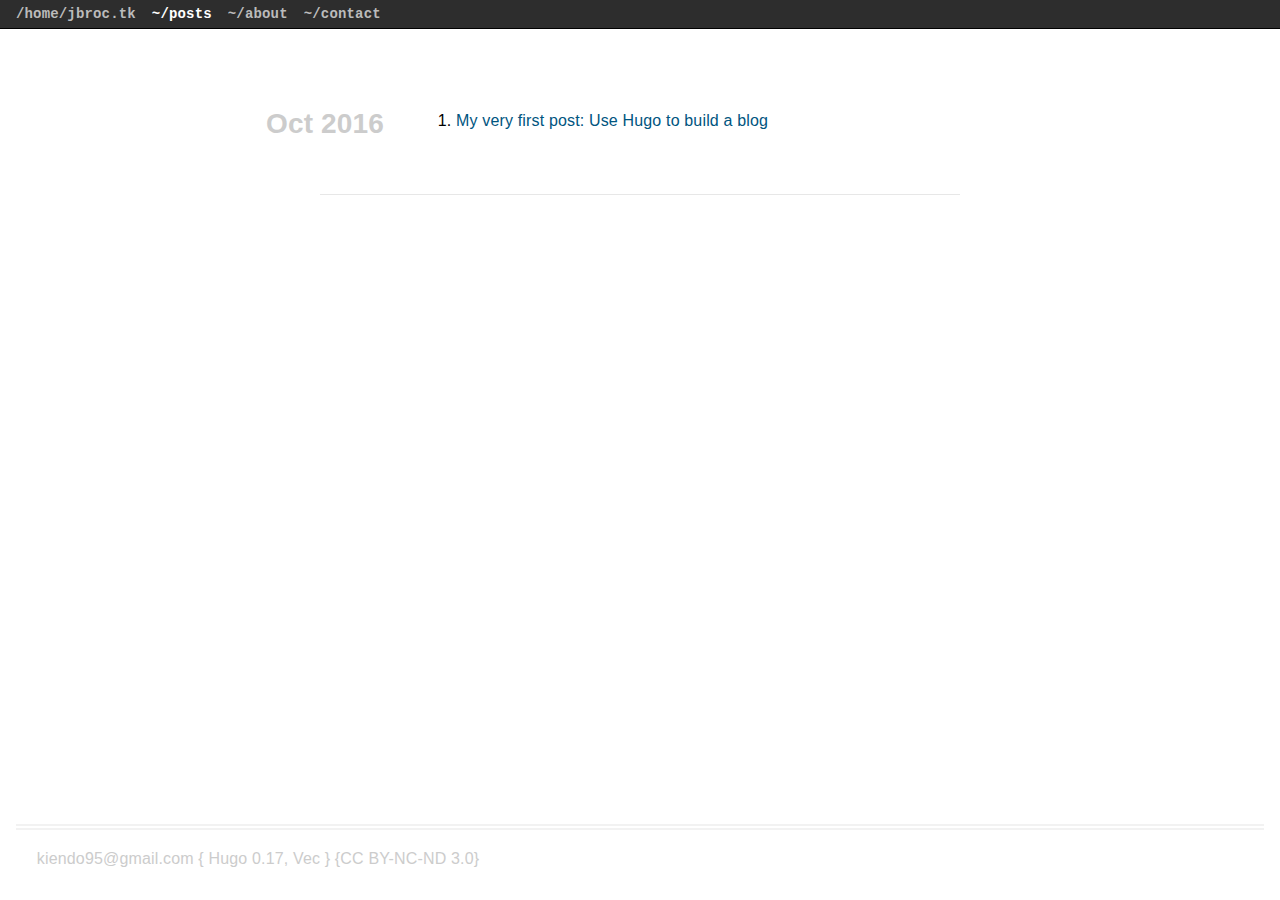
<file: posts/page/1/index.html>
<!DOCTYPE html><html><head><title>/posts/</title><link rel="canonical" href="/posts/"/><meta http-equiv="content-type" content="text/html; charset=utf-8" /><meta http-equiv="refresh" content="0; url=/posts/" /></head></html>
</file>
<file: css/vec.css>
﻿@import url(//fonts.googleapis.com/css?family=Droid+Sans+Mono|Russo+One|Source+Sans+Pro:400,700);@import url(//cdnjs.cloudflare.com/ajax/libs/font-awesome/4.6.3/css/font-awesome.min.css);.hljs{display:block;background:white;padding:0.5em;color:#333333;overflow-x:auto}.hljs-comment,.hljs-meta{color:#969896}.hljs-string,.hljs-variable,.hljs-template-variable,.hljs-strong,.hljs-emphasis,.hljs-quote{color:#df5000}.hljs-keyword,.hljs-selector-tag,.hljs-type{color:#a71d5d}.hljs-literal,.hljs-symbol,.hljs-bullet,.hljs-attribute{color:#0086b3}.hljs-section,.hljs-name{color:#63a35c}.hljs-tag{color:#333333}.hljs-title,.hljs-attr,.hljs-selector-id,.hljs-selector-class,.hljs-selector-attr,.hljs-selector-pseudo{color:#795da3}.hljs-addition{color:#55a532;background-color:#eaffea}.hljs-deletion{color:#bd2c00;background-color:#ffecec}.hljs-link{text-decoration:underline}html{height:100%}body{margin:0;padding:0;min-height:100%;font-family:"Source Sans Pro","PingFang SC","Microsoft YaHei",Arial,sans-serif,"Apple Color Emoji","Segoe UI Emoji","Segoe UI Symbol";font-size:100%;letter-spacing:.01rem;position:relative}h1,h2,h3,h4,h5,h6{font-family:"Russo One","Arial Black","Hiragino Sans GB","Microsoft YaHei",sans-serif;font-weight:700;line-height:1.25}a{color:#005580;text-decoration:none}a:hover{color:#08c}img,video{max-width:100%}.pull-left{float:left}.pull-right{float:right}.clearfix::before,.clearfix::after{display:table;content:"";line-height:0}.clearfix::after{clear:both}.content{margin:0 auto;padding:6rem 1.85rem 8rem;max-width:40rem}header{position:fixed;top:0;width:100%;height:1.75rem;font-family:"Droid Sans Mono",Consolas,"Liberation Mono",Menlo,Courier,monospace;font-size:.875rem;font-weight:bold;background:#2d2d2d;border-bottom:1px solid #000;z-index:99}header ul,header ol{margin:0;padding:0;list-style:none}header nav{padding:0 0.5rem}header .nav-center{text-align:center;line-height:1.75rem;color:#000;text-transform:uppercase;text-shadow:rgba(255,255,255,0.098) 0 1px 0,rgba(255,255,255,0.12) 0 0 1.875rem}header a{color:#bbb;line-height:1.75rem;padding:0 0.5rem}header a:hover,header .current a{color:#fff}footer{position:absolute;width:100%;padding:1rem;bottom:0;box-sizing:border-box;color:#ccc}footer a{color:#ccc}footer .footer-info{border-top:.4rem double #f2f2f2;padding-top:0.25rem}.user-profile{width:100%;padding:4rem 1rem 8rem;font-family:"Russo One","Arial Black","Hiragino Sans GB","Microsoft YaHei",sans-serif;color:#888;text-align:center;box-sizing:border-box}.user-profile .user-avatar{margin:1rem 0}.user-profile .user-avatar img{width:16rem;height:16rem}.user-profile .user-socials a{color:#a7a7a7;font-size:1.25rem;line-height:1.5rem;text-decoration:none}.user-profile .user-socials a:hover{color:#777}.user-profile .user-motivation{max-width:56rem;font-size:4rem;line-height:4.125rem;margin:1rem auto}.posts{margin-left:-6rem}.posts .posts-archive{margin-bottom:3rem}.posts .posts-archive time{display:block;width:10rem;float:left;font-family:"Russo One","Arial Black","Hiragino Sans GB","Microsoft YaHei",sans-serif;font-size:1.75rem;text-align:right;color:#CCCCCC;font-weight:bold;white-space:nowrap;line-height:1.25rem;padding:.125rem 0}.posts .posts-archive ol{margin-left:12rem}.posts .posts-archive ol li{margin-bottom:.5rem;list-style:decimal}.post{color:#444;line-height:1.8;width:100%}.post hr{height:0.25rem;padding:0;margin:1.5rem 0;background-color:#e7e7e7;border:0}.post em{text-emphasis-style:circle;text-emphasis-position:under}.post code{font-family:"Droid Sans Mono",Consolas,"Liberation Mono",Menlo,Courier,monospace;font-size:0.85rem;color:#555;background-color:#f5f5f5;border:1px solid #eef;border-radius:3px;padding:0.2rem 0.5rem}.post pre{display:block;margin:0 0 1rem 0;padding:1rem;font-size:0.8rem;line-height:1.4;white-space:pre;white-space:pre-wrap;word-break:break-all;word-wrap:break-word;background-color:#f5f5f5}.post pre code{font-size:0.7rem;padding:0;color:inherit;border:none}.post blockquote{padding:0.5rem 1rem;margin:0.8rem 0;color:#7a7a7a;border-left:0.3rem solid #e5e5e5}.post blockquote p:first-child{margin-top:0}.post blockquote p:last-child{margin-bottom:0}#TableOfContents{border-radius:.25rem;padding:1rem;background-color:#f7f7f7;margin:5rem 0 0 35rem;position:absolute;font-size:.875rem}#TableOfContents ul{list-style:none;margin:0;padding:0}#TableOfContents a{display:inline-block;white-space:nowrap;overflow:hidden;max-width:14rem;text-overflow:ellipsis}#TableOfContents a:before{content:'•';padding-right:.25rem}#TableOfContents a+ul{padding-left:1.5rem}#TableOfContents ~ section{margin-left:-6rem}.pagination{width:100%;margin:4rem 0 0;padding:1.6rem 0;border-top:1px solid #e7e7e7}.pagination a{width:42%;overflow:hidden;position:relative}.pagination .previous{float:left;padding-left:1.25rem}.pagination .previous:before{display:inline-block;font:normal normal normal 14px/1 FontAwesome;font-size:inherit;text-rendering:auto;-webkit-font-smoothing:antialiased;-moz-osx-font-smoothing:grayscale;position:absolute;top:50%;margin-top:-.5rem;left:0;content:"\f053"}.pagination .next{float:right;text-align:right;padding-right:1.25rem}.pagination .next:after{display:inline-block;font:normal normal normal 14px/1 FontAwesome;font-size:inherit;text-rendering:auto;-webkit-font-smoothing:antialiased;-moz-osx-font-smoothing:grayscale;position:absolute;top:50%;margin-top:-.5rem;right:0;content:"\f054"}.disqus{width:100%;padding:5rem 0 2rem;border-top:1px solid #e7e7e7}.formspree input,.formspree textarea{font-size:0.8rem;border:1px solid #ddd;background:#fff;padding:0.5rem 2%;margin:1.2rem 1rem 1.2rem 0;line-height:1.5rem;width:96%;border:1px solid #ddd;border-radius:3px;display:block}.formspree input{max-width:25rem}.formspree button{float:right;color:#999;font-weight:bold;border-radius:3px;border:1px solid #d5d5d5;background:#fff;font-size:.8rem;padding:.5rem 1.2rem}.formspree button:hover{background:#f5f5f5}@media (max-width: 480px){.content{margin:0 auto;padding:4rem 1rem 8rem}.user-profile .user-avatar img{width:8rem;height:8rem}.user-profile .user-motivation{font-size:2.625rem;line-height:3.125rem}.pagination a{font-size:.75rem}.pagination .previous:before,.pagination .next:after{margin-top:-.35rem}}@media (max-width: 920px){.posts{margin-left:0rem}#TableOfContents{display:none}#TableOfContents ~ section{margin-left:0rem}}@media (max-width: 700px){.posts{margin-left:0rem}.posts .posts-archive time{float:none;text-align:left;margin-bottom:1rem}.posts .posts-archive ol{margin-left:0}}




ul.nav li a {
	transition: 0.3s;
}

ul.nav li.icon {display: none;}

@media screen and (max-width:680px) {
	header {
		height: auto;
	}
  ul.nav li:not(:first-child) {display: none;}
  ul.nav li.icon {
    float: right;
    display: inline-block;
  }
}

/* The "responsive" class is added to the topnav with JavaScript when the user clicks on the icon. This class makes the topnav look good on small screens */
@media screen and (max-width:680px) {
  ul.nav.responsive {position: relative;}
  ul.nav.responsive li.icon {
    position: absolute;
    right: 0;
    top: 0;
  }
  ul.nav.responsive li {
    float: none;
    display: inline;
  }
  ul.nav.responsive li a {
    display: block;
    text-align: left;
  }
}

/*# sourceMappingURL=vec.css.map */
</file>
